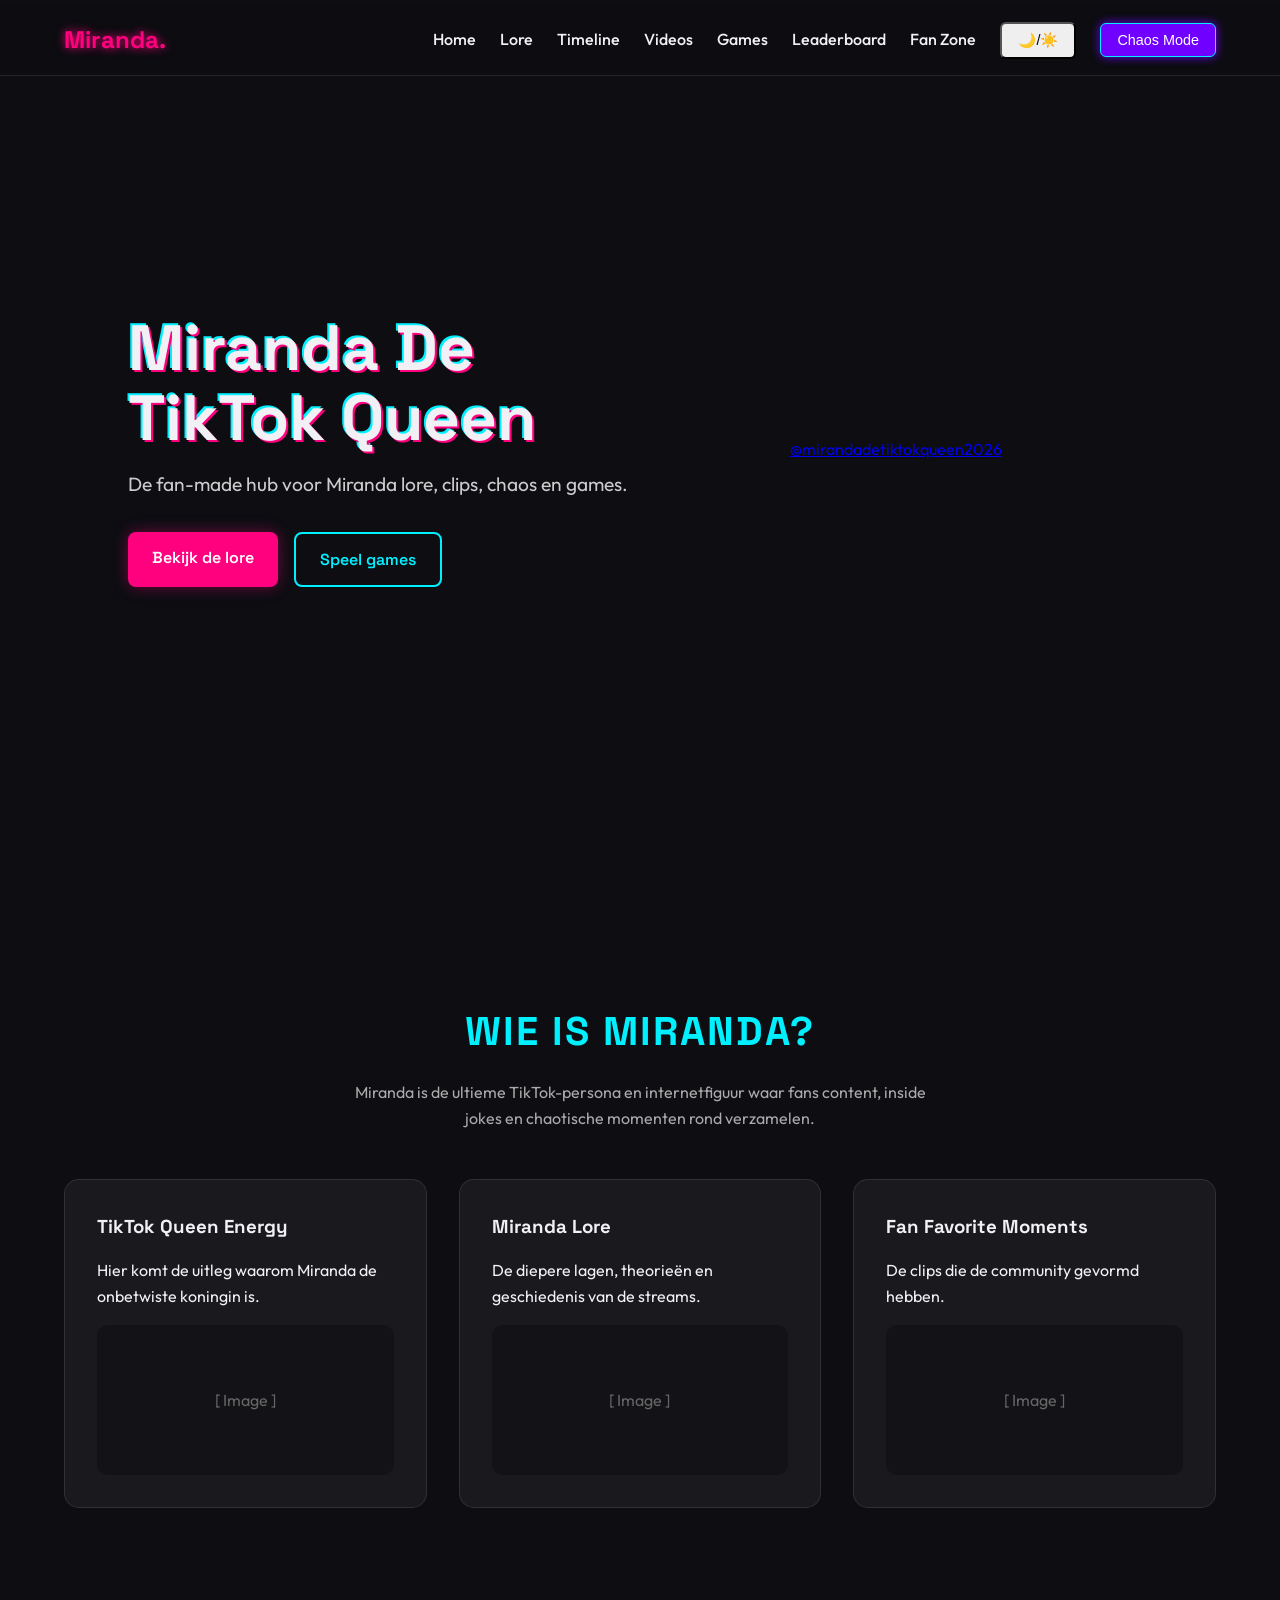
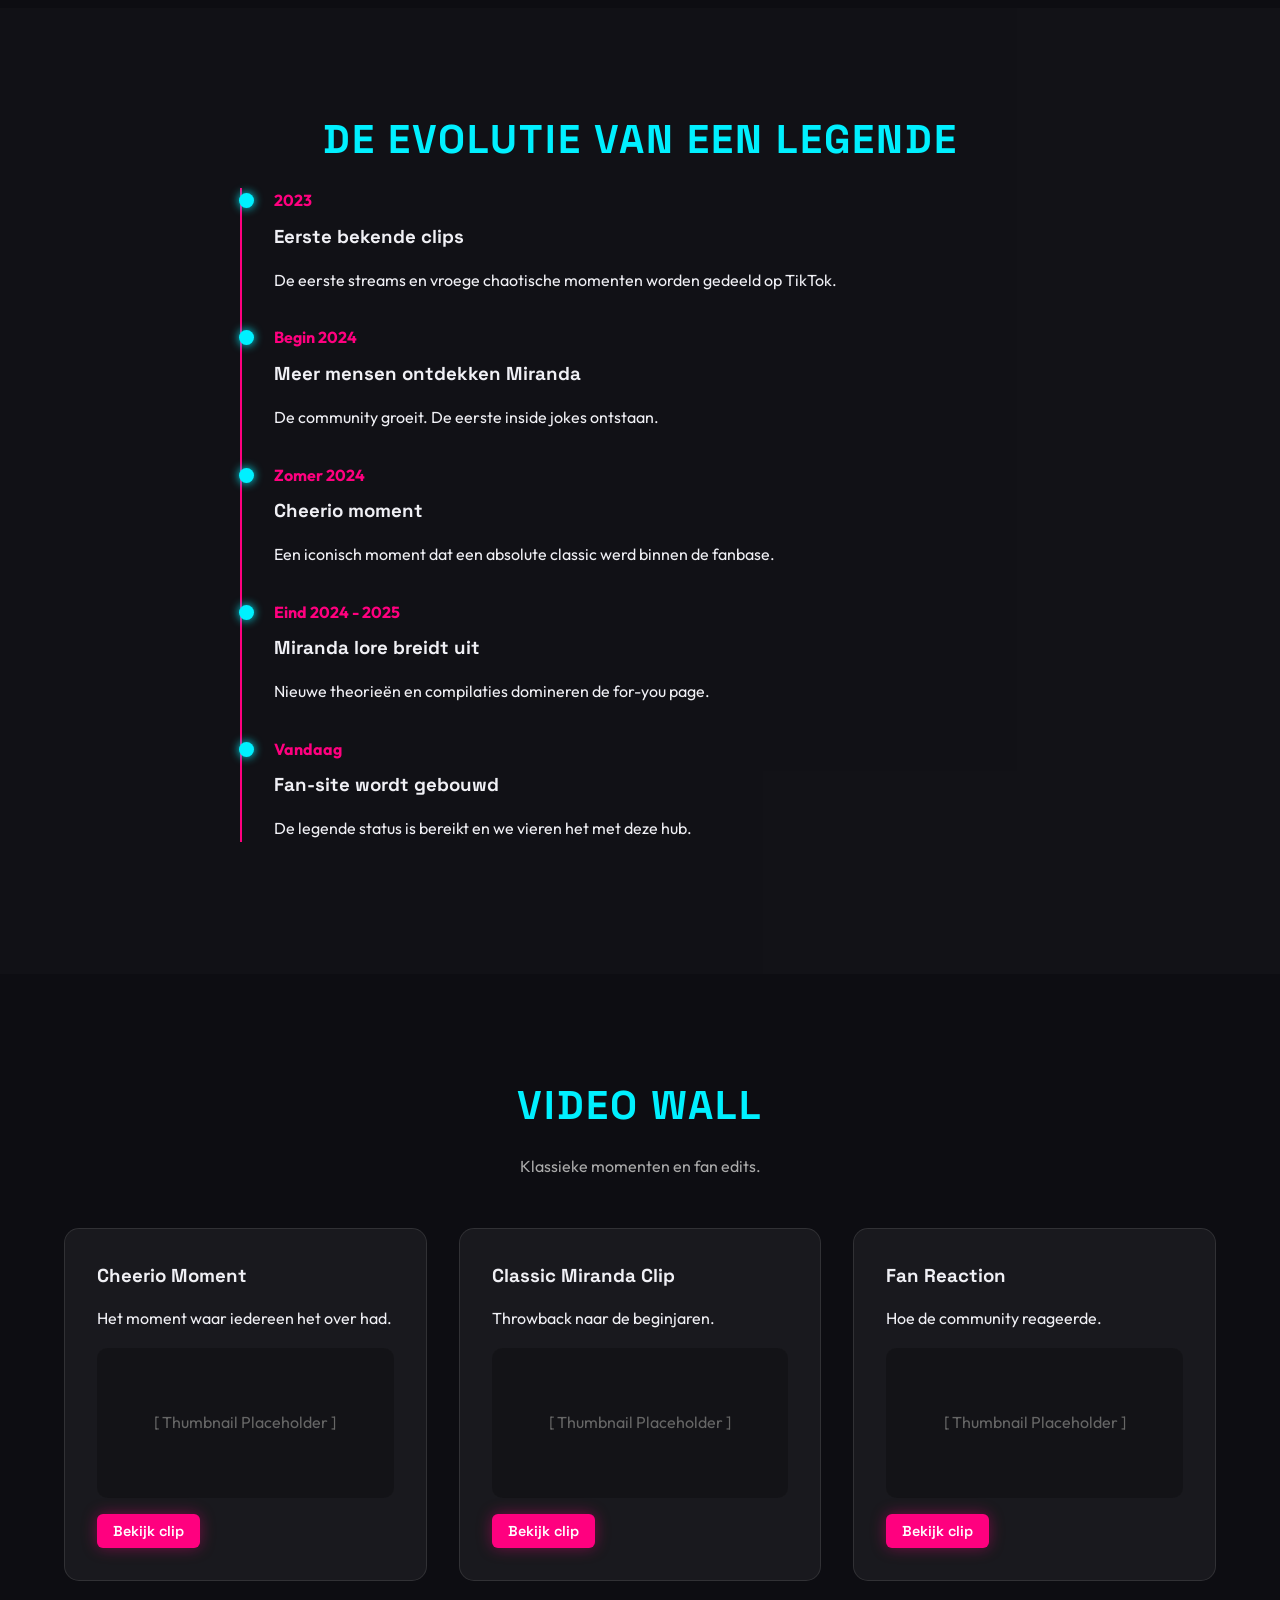
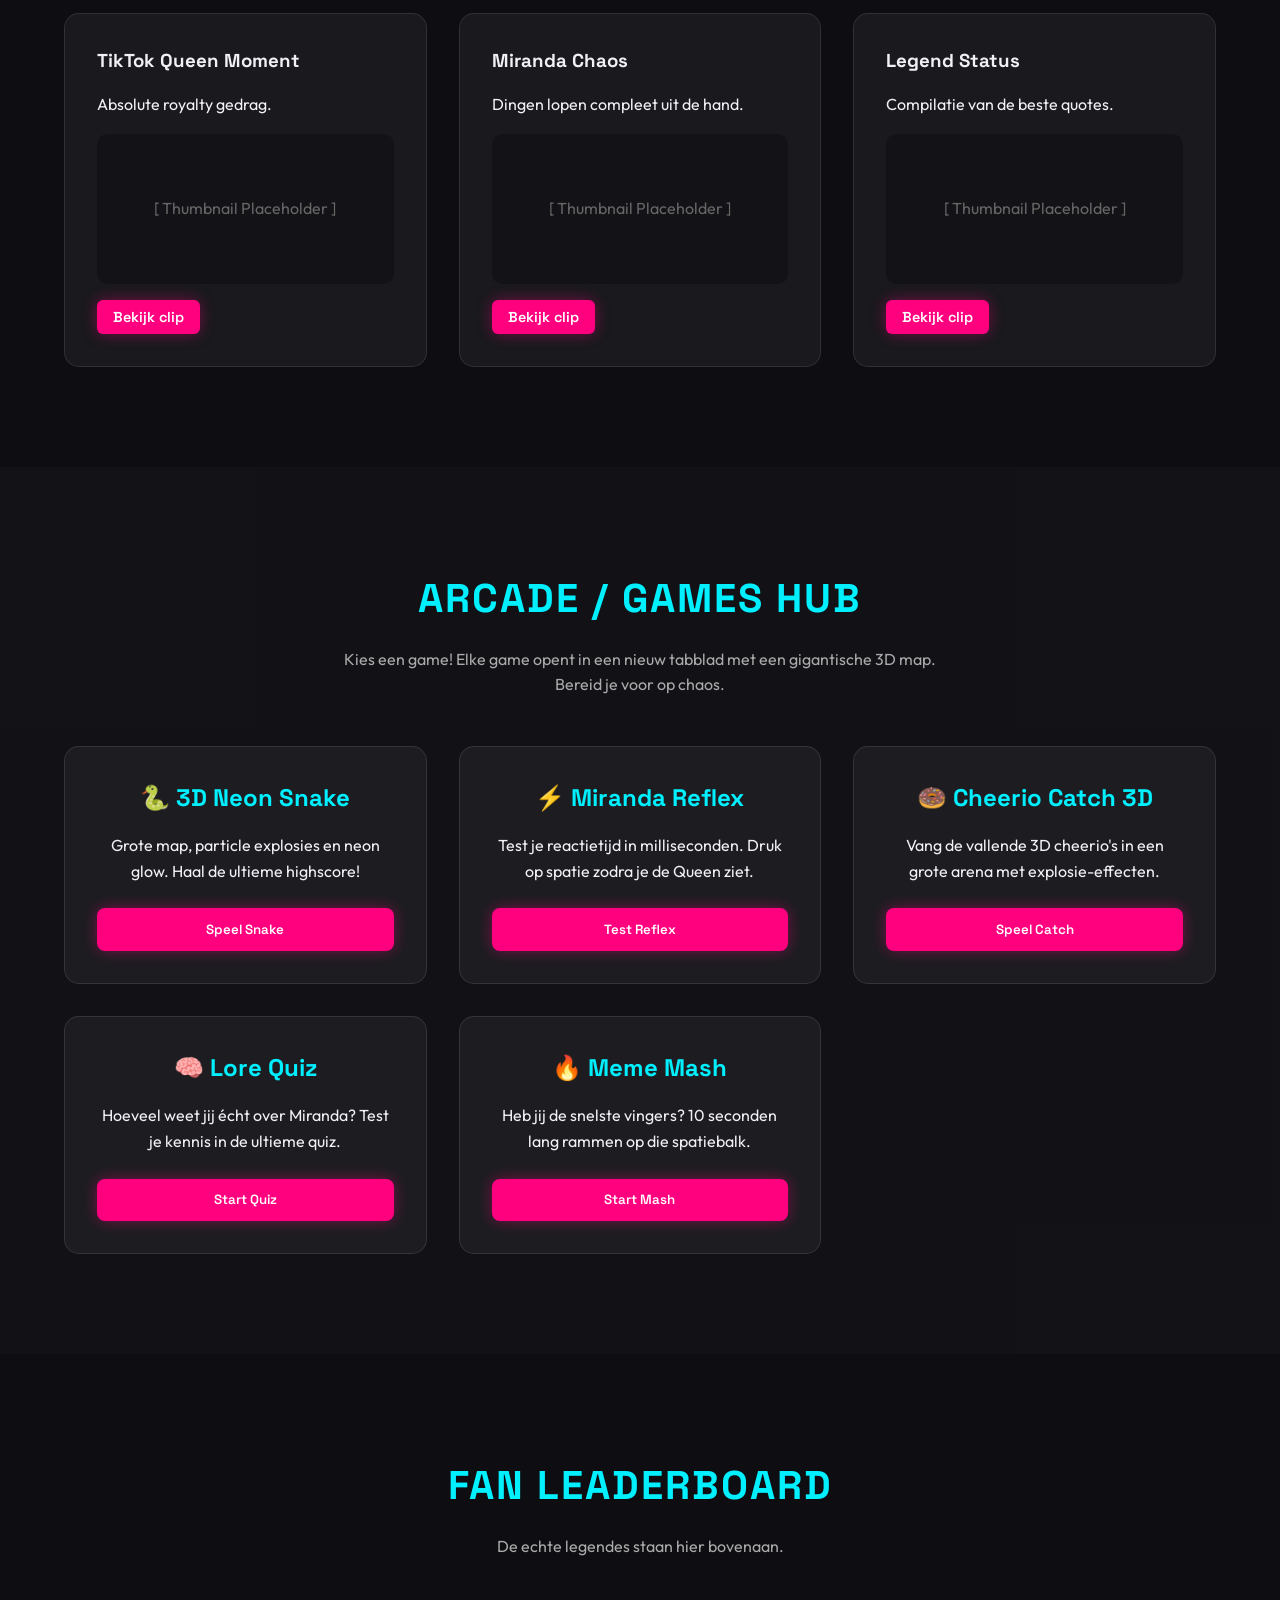
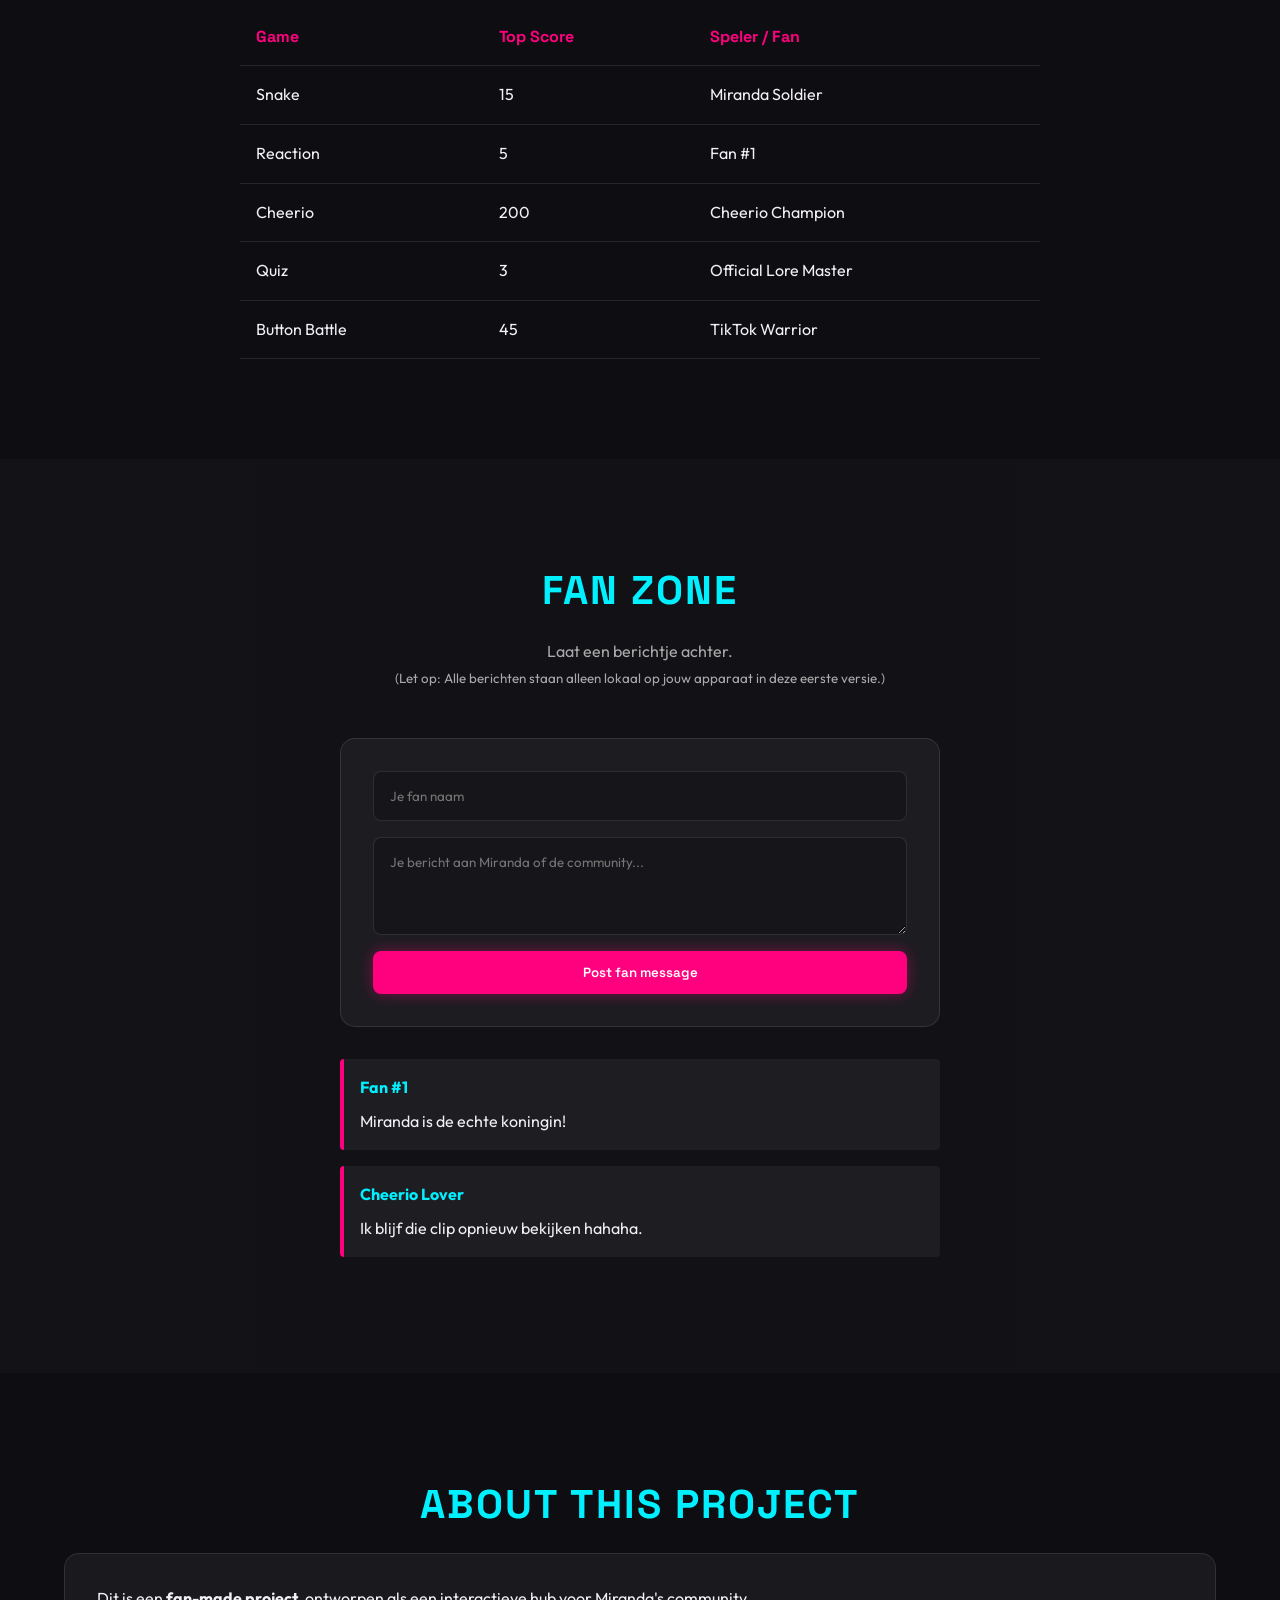
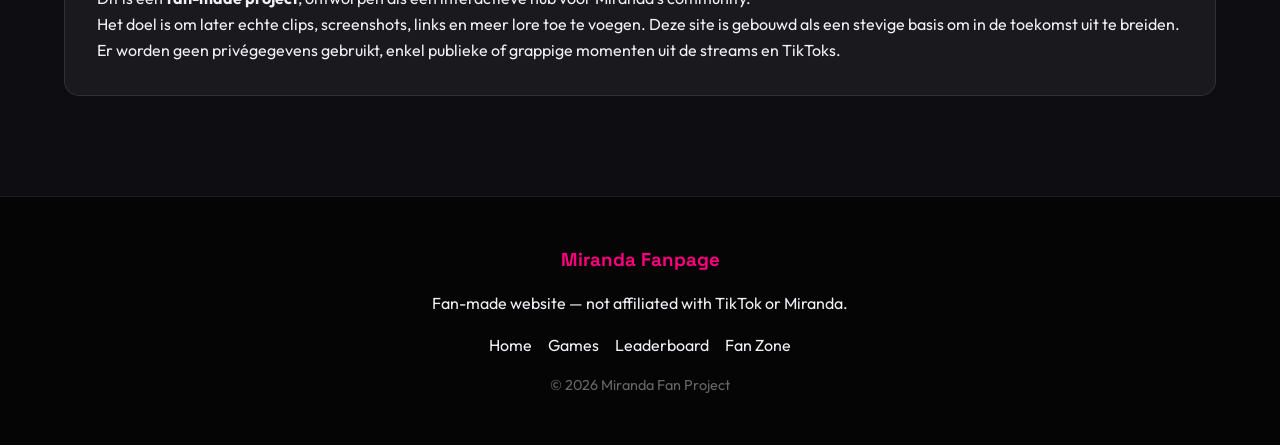
<file: index.html>
<!DOCTYPE html>
<html lang="nl">
<head>
    <meta charset="UTF-8">
    <meta name="viewport" content="width=device-width, initial-scale=1.0">
    <title>Miranda De TikTok Queen</title>
    <link rel="stylesheet" href="css/style.css">
    <link href="https://fonts.googleapis.com/css2?family=Outfit:wght@400;600;800&family=Space+Grotesk:wght@500;700&display=swap" rel="stylesheet">
</head>
<body class="dark-mode">

    <!-- Progress / Legend Meter -->
    <div id="legend-meter-container">
        <div id="legend-meter-fill"></div>
    </div>

    <!-- Navigation -->
    <nav id="navbar">
        <div class="nav-brand">
            <h1 id="brand-title">Miranda.</h1>
        </div>
        <div class="hamburger" id="hamburger">
            <span></span><span></span><span></span>
        </div>
        <ul class="nav-links" id="nav-links">
            <li><a href="#hero">Home</a></li>
            <li><a href="#lore">Lore</a></li>
            <li><a href="#timeline">Timeline</a></li>
            <li><a href="#videowall">Videos</a></li>
            <li><a href="#games">Games</a></li>
            <li><a href="#leaderboard">Leaderboard</a></li>
            <li><a href="#fanzone">Fan Zone</a></li>
            <li><button id="theme-toggle" class="btn-small">🌙/☀️</button></li>
            <li><button id="chaos-toggle" class="btn-small btn-neon">Chaos Mode</button></li>
        </ul>
    </nav>

    <!-- Section 1: Hero -->
    <section id="hero" class="fade-in">
        <div class="hero-content">
            <h1 class="glitch-text" data-text="Miranda De TikTok Queen">Miranda De TikTok Queen</h1>
            <p class="subtitle">De fan-made hub voor Miranda lore, clips, chaos en games.</p>
            <div class="hero-buttons">
                <a href="#lore" class="btn btn-primary">Bekijk de lore</a>
                <a href="#games" class="btn btn-secondary bounce-hover">Speel games</a>
            </div>
        </div>
        <div class="hero-image-placeholder tilt-effect" style="background: none; border: none; box-shadow: none;">
            <blockquote class="tiktok-embed" cite="https://www.tiktok.com/@mirandadetiktokqueen2026/video/7653497809143893280" data-video-id="7653497809143893280" style="max-width: 605px;min-width: 325px;" >
                <section>
                    <a target="_blank" title="@mirandadetiktokqueen2026" href="https://www.tiktok.com/@mirandadetiktokqueen2026?refer=embed">@mirandadetiktokqueen2026</a>
                </section>
            </blockquote>
            <script async src="https://www.tiktok.com/embed.js"></script>
        </div>
    </section>

    <!-- Section 2: Lore -->
    <section id="lore" class="fade-in section-padding">
        <h2 class="section-title">Wie is Miranda?</h2>
        <p class="section-desc">Miranda is de ultieme TikTok-persona en internetfiguur waar fans content, inside jokes en chaotische momenten rond verzamelen.</p>
        
        <div class="cards-container">
            <div class="card neon-card">
                <h3>TikTok Queen Energy</h3>
                <p>Hier komt de uitleg waarom Miranda de onbetwiste koningin is.</p>
                <div class="card-placeholder">[ Image ]</div>
            </div>
            <div class="card neon-card">
                <h3>Miranda Lore</h3>
                <p>De diepere lagen, theorieën en geschiedenis van de streams.</p>
                <div class="card-placeholder">[ Image ]</div>
            </div>
            <div class="card neon-card">
                <h3>Fan Favorite Moments</h3>
                <p>De clips die de community gevormd hebben.</p>
                <div class="card-placeholder">[ Image ]</div>
            </div>
        </div>
    </section>

    <!-- Section 3: Timeline -->
    <section id="timeline" class="fade-in section-padding alt-bg">
        <h2 class="section-title">De Evolutie van een Legende</h2>
        <div class="timeline-container" id="timeline-container">
            <!-- Timeline items injected via data.js -->
        </div>
    </section>

    <!-- Section 4: Video Wall -->
    <section id="videowall" class="fade-in section-padding">
        <h2 class="section-title">Video Wall</h2>
        <p class="section-desc">Klassieke momenten en fan edits.</p>
        <div class="video-grid" id="video-grid">
            <!-- Video cards injected via data.js -->
        </div>
    </section>

    <!-- Section 5: Games Hub -->
    <section id="games" class="fade-in section-padding alt-bg">
        <h2 class="section-title">Arcade / Games Hub</h2>
        <p class="section-desc">Kies een game! Elke game opent in een nieuw tabblad met een gigantische 3D map. Bereid je voor op chaos.</p>
        
        <div class="cards-container">
            <!-- Game 1: Snake -->
            <a href="game-snake.html" target="_blank" class="card neon-card game-link-card">
                <h3>🐍 3D Neon Snake</h3>
                <p>Grote map, particle explosies en neon glow. Haal de ultieme highscore!</p>
                <button class="btn btn-primary w-100 bounce-hover">Speel Snake</button>
            </a>

            <!-- Game 2: Reaction Clicker -->
            <a href="game-reaction.html" target="_blank" class="card neon-card game-link-card">
                <h3>⚡ Miranda Reflex</h3>
                <p>Test je reactietijd in milliseconden. Druk op spatie zodra je de Queen ziet.</p>
                <button class="btn btn-primary w-100 bounce-hover">Test Reflex</button>
            </a>

            <!-- Game 3: Cheerio Catch -->
            <a href="game-catch.html" target="_blank" class="card neon-card game-link-card">
                <h3>🍩 Cheerio Catch 3D</h3>
                <p>Vang de vallende 3D cheerio's in een grote arena met explosie-effecten.</p>
                <button class="btn btn-primary w-100 bounce-hover">Speel Catch</button>
            </a>

            <!-- Game 4: Quiz -->
            <a href="game-quiz.html" target="_blank" class="card neon-card game-link-card">
                <h3>🧠 Lore Quiz</h3>
                <p>Hoeveel weet jij écht over Miranda? Test je kennis in de ultieme quiz.</p>
                <button class="btn btn-primary w-100 bounce-hover">Start Quiz</button>
            </a>

            <!-- Game 5: Button Battle -->
            <a href="game-battle.html" target="_blank" class="card neon-card game-link-card">
                <h3>🔥 Meme Mash</h3>
                <p>Heb jij de snelste vingers? 10 seconden lang rammen op die spatiebalk.</p>
                <button class="btn btn-primary w-100 bounce-hover">Start Mash</button>
            </a>
        </div>
    </section>

    <!-- Section 6: Leaderboard -->
    <section id="leaderboard" class="fade-in section-padding">
        <h2 class="section-title">Fan Leaderboard</h2>
        <p class="section-desc">De echte legendes staan hier bovenaan.</p>
        <div class="leaderboard-table-container">
            <table class="neon-table" id="leaderboard-table">
                <thead>
                    <tr>
                        <th>Game</th>
                        <th>Top Score</th>
                        <th>Speler / Fan</th>
                    </tr>
                </thead>
                <tbody id="leaderboard-body">
                    <!-- Injected via JS -->
                </tbody>
            </table>
        </div>
    </section>

    <!-- Section 7: Fan Zone -->
    <section id="fanzone" class="fade-in section-padding alt-bg">
        <h2 class="section-title">Fan Zone</h2>
        <p class="section-desc">Laat een berichtje achter. <br><small>(Let op: Alle berichten staan alleen lokaal op jouw apparaat in deze eerste versie.)</small></p>
        
        <div class="fanzone-container">
            <div class="fan-form neon-card">
                <input type="text" id="fan-name" placeholder="Je fan naam" maxlength="30">
                <textarea id="fan-message" placeholder="Je bericht aan Miranda of de community..." rows="4"></textarea>
                <button id="btn-post-message" class="btn btn-primary w-100">Post fan message</button>
            </div>
            <div class="fan-messages" id="fan-messages-container">
                <!-- Messages injected via JS -->
            </div>
        </div>
    </section>

    <!-- Section 8: About -->
    <section id="about" class="fade-in section-padding">
        <h2 class="section-title">About This Project</h2>
        <div class="about-content neon-card">
            <p>Dit is een <strong>fan-made project</strong>, ontworpen als een interactieve hub voor Miranda's community.</p>
            <p>Het doel is om later echte clips, screenshots, links en meer lore toe te voegen. Deze site is gebouwd als een stevige basis om in de toekomst uit te breiden. Er worden geen privégegevens gebruikt, enkel publieke of grappige momenten uit de streams en TikToks.</p>
        </div>
    </section>

    <!-- Footer -->
    <footer>
        <div class="footer-content">
            <h3 class="footer-brand">Miranda Fanpage</h3>
            <p>Fan-made website — not affiliated with TikTok or Miranda.</p>
            <div class="footer-links">
                <a href="#hero">Home</a>
                <a href="#games">Games</a>
                <a href="#leaderboard">Leaderboard</a>
                <a href="#fanzone">Fan Zone</a>
            </div>
            <p class="copyright">&copy; 2026 Miranda Fan Project</p>
        </div>
    </footer>

    <!-- Scripts -->
    <script src="js/data.js"></script>
    <script src="js/script.js"></script>
    <script src="js/games.js"></script>
</body>
</html>
</file>
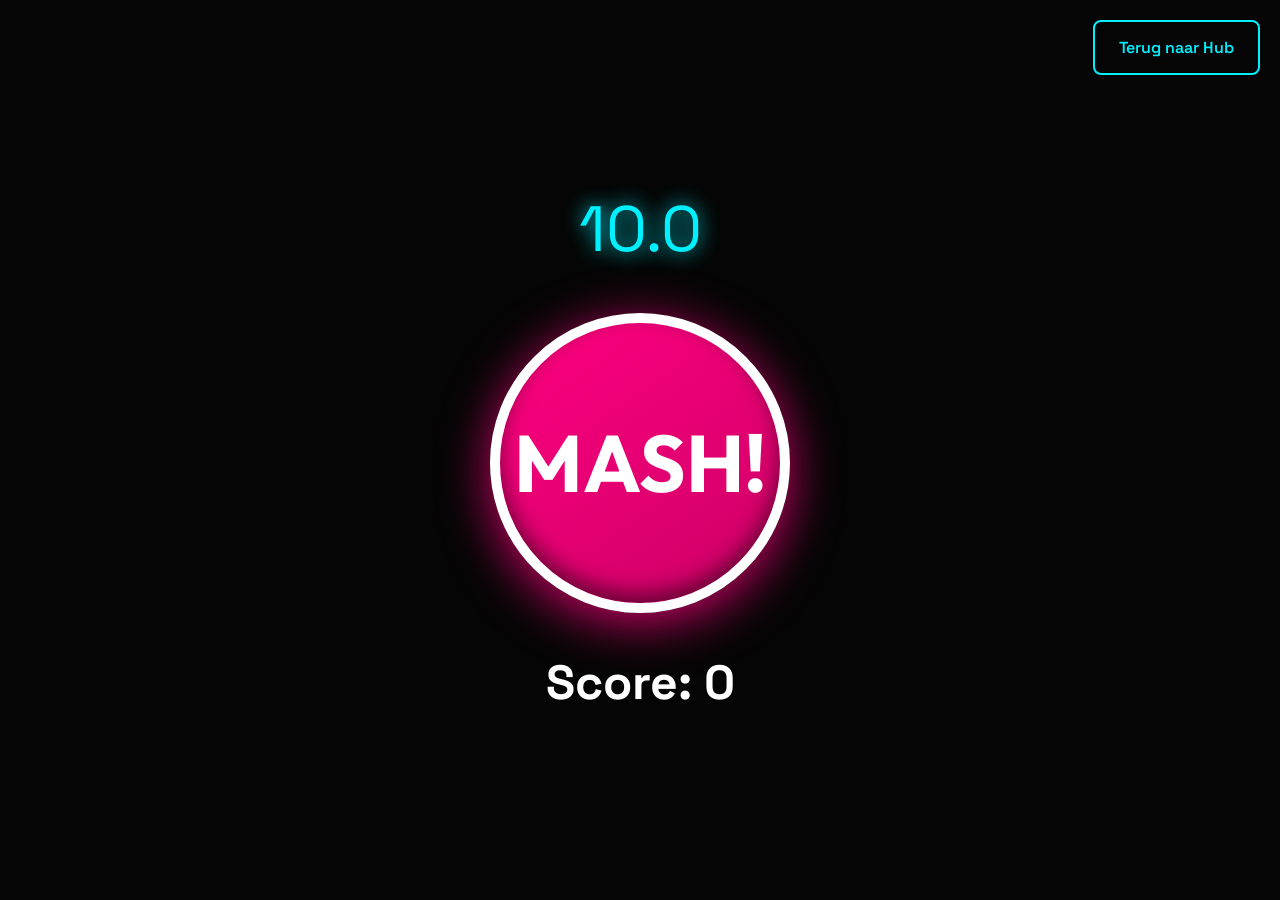
<file: game-battle.html>
<!DOCTYPE html>
<html lang="nl">
<head>
    <meta charset="UTF-8">
    <meta name="viewport" content="width=device-width, initial-scale=1.0">
    <title>🔥 Meme Mash</title>
    <link rel="stylesheet" href="css/style.css">
    <link href="https://fonts.googleapis.com/css2?family=Outfit:wght@400;600;800&family=Space+Grotesk:wght@500;700&display=swap" rel="stylesheet">
    <style>
        body { margin: 0; background: #050505; color: white; display: flex; flex-direction: column; align-items: center; justify-content: center; height: 100vh; overflow: hidden; }
        .back-btn { position: absolute; top: 20px; right: 20px; z-index: 10; }
        .timer { font-size: 4rem; color: var(--secondary-color); font-family: var(--font-heading); margin-bottom: 2rem; text-shadow: 0 0 20px var(--secondary-color); }
        .mash-btn {
            width: 300px; height: 300px; border-radius: 50%;
            background: linear-gradient(145deg, #ff007f, #cc0066);
            border: 10px solid #fff;
            box-shadow: 0 10px 50px rgba(255,0,127,0.8), inset 0 -10px 20px rgba(0,0,0,0.5);
            font-size: 5rem; font-weight: bold; color: white;
            cursor: pointer; display: flex; align-items: center; justify-content: center;
            user-select: none; transition: transform 0.05s;
        }
        .mash-btn:active { transform: scale(0.95); box-shadow: 0 5px 30px rgba(255,0,127,0.8), inset 0 -5px 10px rgba(0,0,0,0.5); }
        .score-display { font-size: 3rem; margin-top: 2rem; color: #fff; }
    </style>
</head>
<body>
    <a href="index.html" class="btn btn-secondary back-btn">Terug naar Hub</a>
    
    <div class="timer" id="timer">10.0</div>
    <div class="mash-btn" id="mash-btn">MASH!</div>
    <div class="score-display">Score: <span id="score">0</span></div>

    <script src="js/game-battle.js"></script>
</body>
</html>
</file>
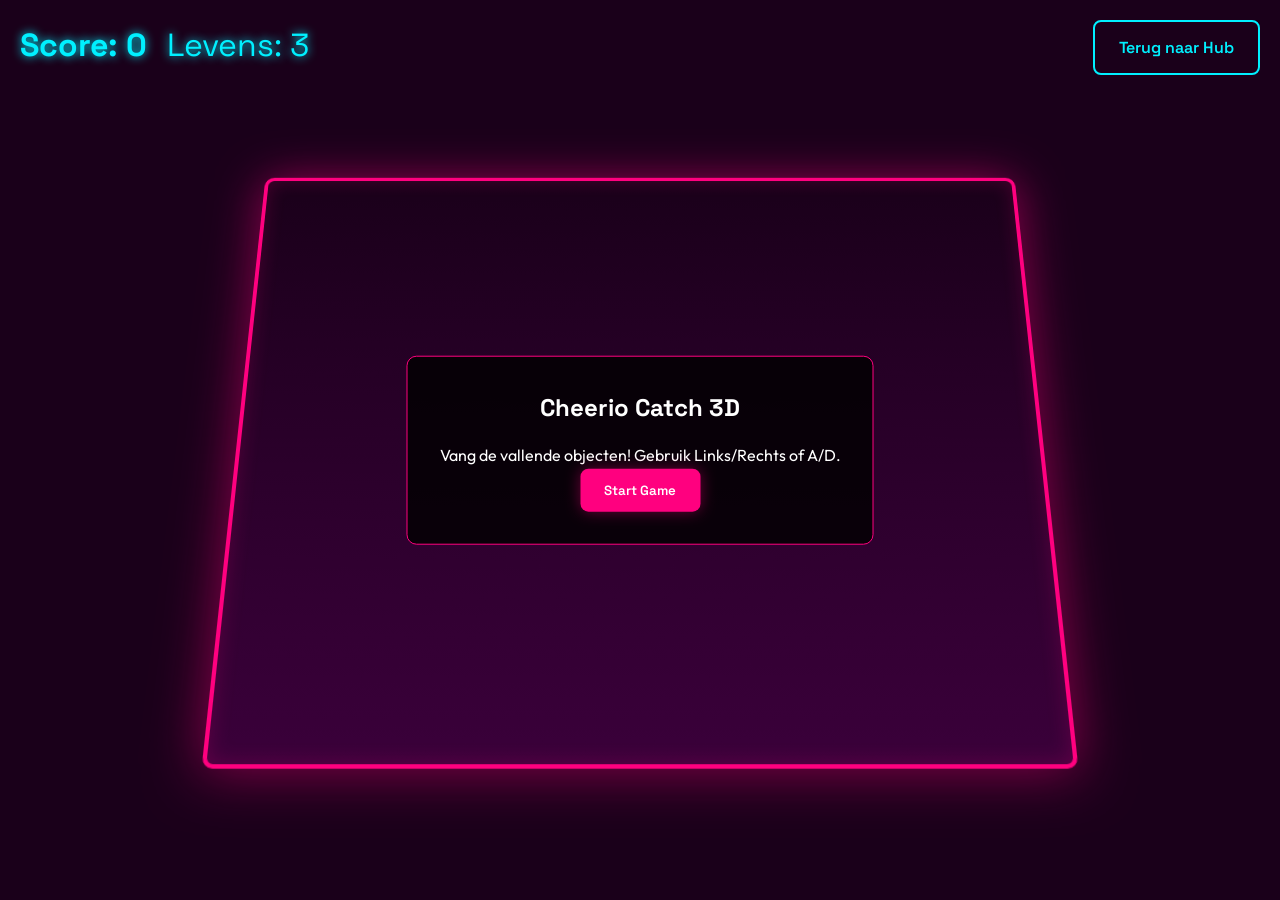
<file: game-catch.html>
<!DOCTYPE html>
<html lang="nl">
<head>
    <meta charset="UTF-8">
    <meta name="viewport" content="width=device-width, initial-scale=1.0">
    <title>🍩 Cheerio Catch 3D</title>
    <link rel="stylesheet" href="css/style.css">
    <link href="https://fonts.googleapis.com/css2?family=Outfit:wght@400;600;800&family=Space+Grotesk:wght@500;700&display=swap" rel="stylesheet">
    <style>
        body { margin: 0; overflow: hidden; background: #1a001a; color: white; display: flex; flex-direction: column; align-items: center; justify-content: center; height: 100vh; }
        .hud { position: absolute; top: 20px; left: 20px; z-index: 10; display:flex; gap:20px;}
        .score-display, .lives-display { font-size: 2rem; font-family: var(--font-heading); color: var(--secondary-color); text-shadow: 0 0 10px var(--secondary-color); }
        .back-btn { position: absolute; top: 20px; right: 20px; z-index: 10; }
        #catchCanvas {
            background: linear-gradient(180deg, #1a001a 0%, #3a003a 100%);
            border: 4px solid var(--primary-color);
            box-shadow: 0 0 50px rgba(255, 0, 127, 0.5), inset 0 0 20px rgba(255, 0, 127, 0.2);
            transform: perspective(1000px) rotateX(15deg);
            border-radius: 10px;
        }
        .start-overlay {
            position: absolute; top: 50%; left: 50%; transform: translate(-50%, -50%);
            background: rgba(0,0,0,0.8); padding: 2rem; border-radius: 10px; border: 1px solid var(--primary-color);
            text-align: center; z-index: 20;
        }
    </style>
</head>
<body>
    <a href="index.html" class="btn btn-secondary back-btn">Terug naar Hub</a>
    <div class="hud">
        <div class="score-display">Score: <span id="score">0</span></div>
        <div class="lives-display">Levens: <span id="lives">3</span></div>
    </div>
    
    <div class="start-overlay" id="start-screen">
        <h2>Cheerio Catch 3D</h2>
        <p>Vang de vallende objecten! Gebruik Links/Rechts of A/D.</p>
        <button class="btn btn-primary" id="btn-start">Start Game</button>
    </div>

    <canvas id="catchCanvas" width="800" height="600"></canvas>

    <script src="js/game-catch.js"></script>
</body>
</html>
</file>
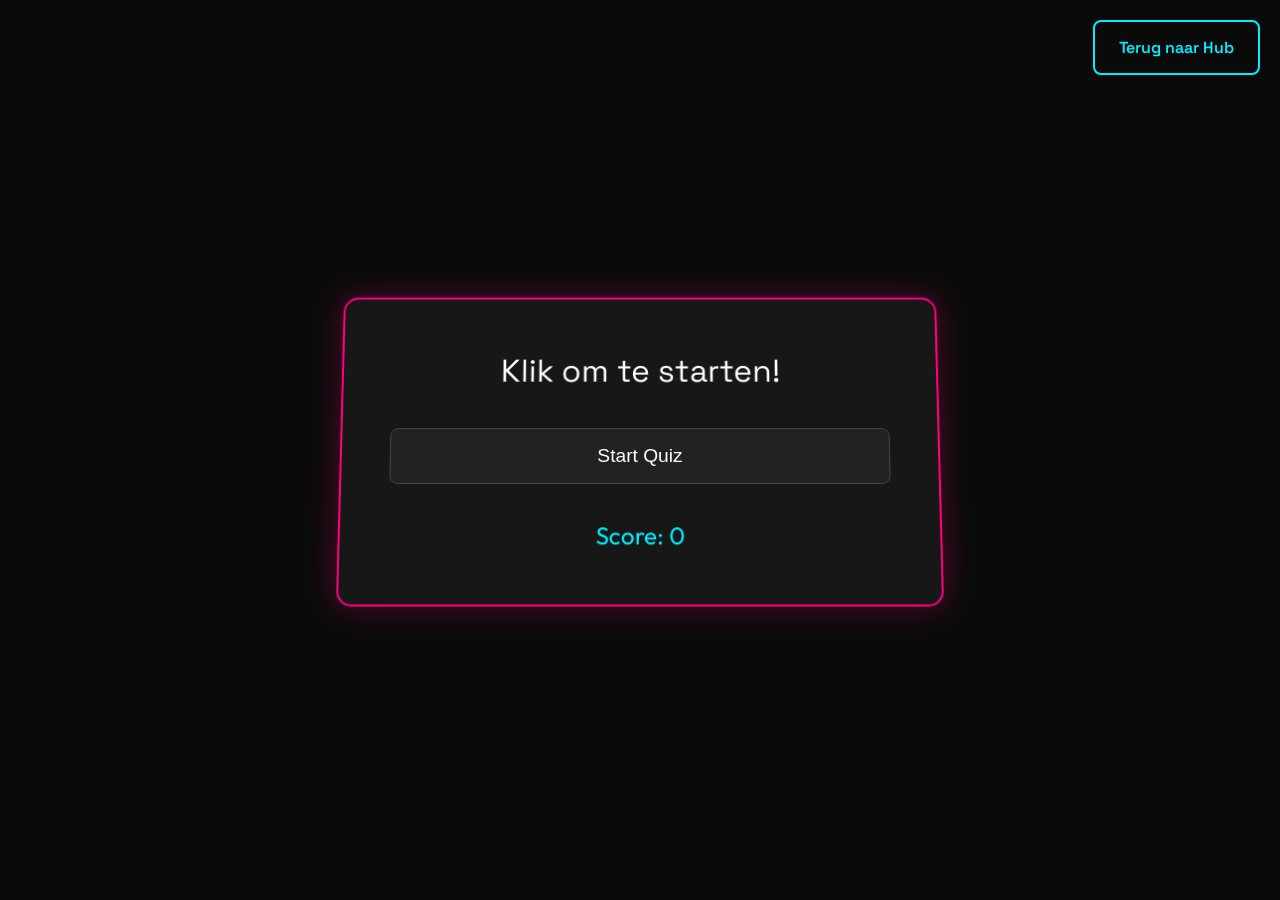
<file: game-quiz.html>
<!DOCTYPE html>
<html lang="nl">
<head>
    <meta charset="UTF-8">
    <meta name="viewport" content="width=device-width, initial-scale=1.0">
    <title>🧠 Lore Quiz</title>
    <link rel="stylesheet" href="css/style.css">
    <link href="https://fonts.googleapis.com/css2?family=Outfit:wght@400;600;800&family=Space+Grotesk:wght@500;700&display=swap" rel="stylesheet">
    <style>
        body { margin: 0; background: #0a0a0a; color: white; display: flex; flex-direction: column; align-items: center; justify-content: center; height: 100vh; overflow: hidden; }
        .back-btn { position: absolute; top: 20px; right: 20px; z-index: 10; }
        .quiz-container {
            width: 80%; max-width: 600px; background: var(--card-bg); border: 2px solid var(--primary-color);
            border-radius: 15px; padding: 3rem; text-align: center;
            box-shadow: 0 0 30px rgba(255,0,127,0.3); transform: perspective(1000px) rotateX(5deg);
        }
        .question { font-size: 2rem; font-family: var(--font-heading); margin-bottom: 2rem; }
        .options { display: flex; flex-direction: column; gap: 1rem; }
        .option-btn {
            background: #222; color: #fff; border: 1px solid #444; padding: 1rem;
            border-radius: 8px; cursor: pointer; font-size: 1.2rem; transition: all 0.2s;
        }
        .option-btn:hover { background: var(--primary-color); border-color: #fff; transform: scale(1.02); }
        .score { font-size: 1.5rem; margin-top: 2rem; color: var(--secondary-color); }
    </style>
</head>
<body>
    <a href="index.html" class="btn btn-secondary back-btn">Terug naar Hub</a>
    
    <div class="quiz-container">
        <div class="question" id="question">Klik om te starten!</div>
        <div class="options" id="options">
            <button class="option-btn" id="btn-start">Start Quiz</button>
        </div>
        <div class="score">Score: <span id="score">0</span></div>
    </div>

    <script src="js/data.js"></script>
    <script src="js/game-quiz.js"></script>
</body>
</html>
</file>
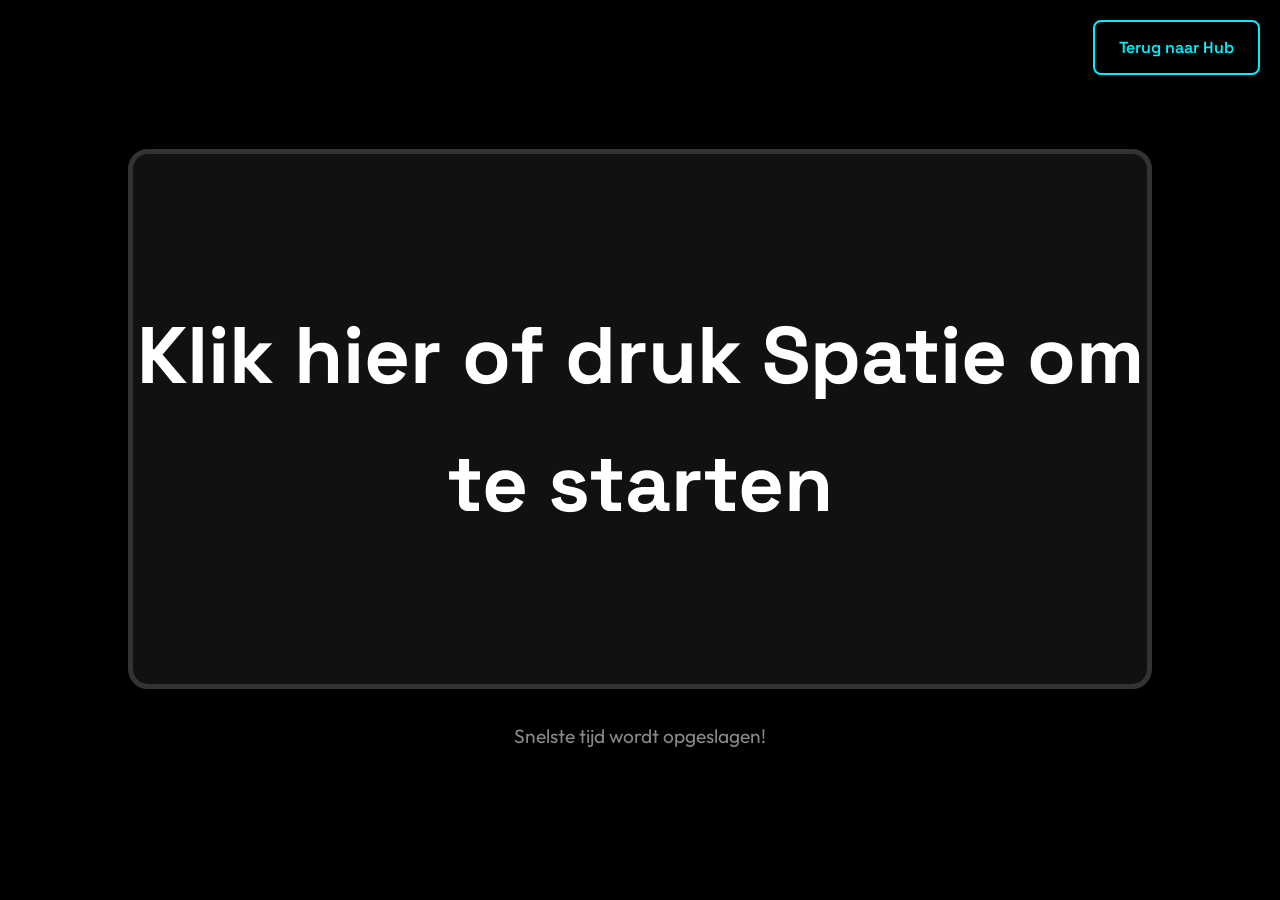
<file: game-reaction.html>
<!DOCTYPE html>
<html lang="nl">
<head>
    <meta charset="UTF-8">
    <meta name="viewport" content="width=device-width, initial-scale=1.0">
    <title>⚡ Miranda Reflex</title>
    <link rel="stylesheet" href="css/style.css">
    <link href="https://fonts.googleapis.com/css2?family=Outfit:wght@400;600;800&family=Space+Grotesk:wght@500;700&display=swap" rel="stylesheet">
    <style>
        body { margin: 0; background: #000; color: white; display: flex; flex-direction: column; align-items: center; justify-content: center; height: 100vh; overflow: hidden; }
        .back-btn { position: absolute; top: 20px; right: 20px; z-index: 10; }
        .reflex-container {
            width: 80%; height: 60%; background: #111; border: 5px solid #333; border-radius: 20px;
            display: flex; flex-direction: column; align-items: center; justify-content: center;
            box-shadow: 0 0 50px rgba(0,0,0,0.8); transition: all 0.1s; cursor: pointer; user-select: none;
        }
        .reflex-container.ready { background: var(--primary-color); border-color: #fff; box-shadow: 0 0 100px var(--primary-color); }
        .reflex-container.wrong { background: #ff0000; border-color: #fff; box-shadow: 0 0 100px #ff0000; }
        .reflex-word { font-size: 5rem; font-family: var(--font-heading); font-weight: bold; text-align: center; }
        .instructions { margin-top: 2rem; color: #888; font-size: 1.2rem; }
    </style>
</head>
<body>
    <a href="index.html" class="btn btn-secondary back-btn">Terug naar Hub</a>
    
    <div class="reflex-container" id="reflex-box">
        <div class="reflex-word" id="reflex-text">Klik hier of druk Spatie om te starten</div>
    </div>
    <div class="instructions">Snelste tijd wordt opgeslagen!</div>

    <script src="js/game-reaction.js"></script>
</body>
</html>
</file>
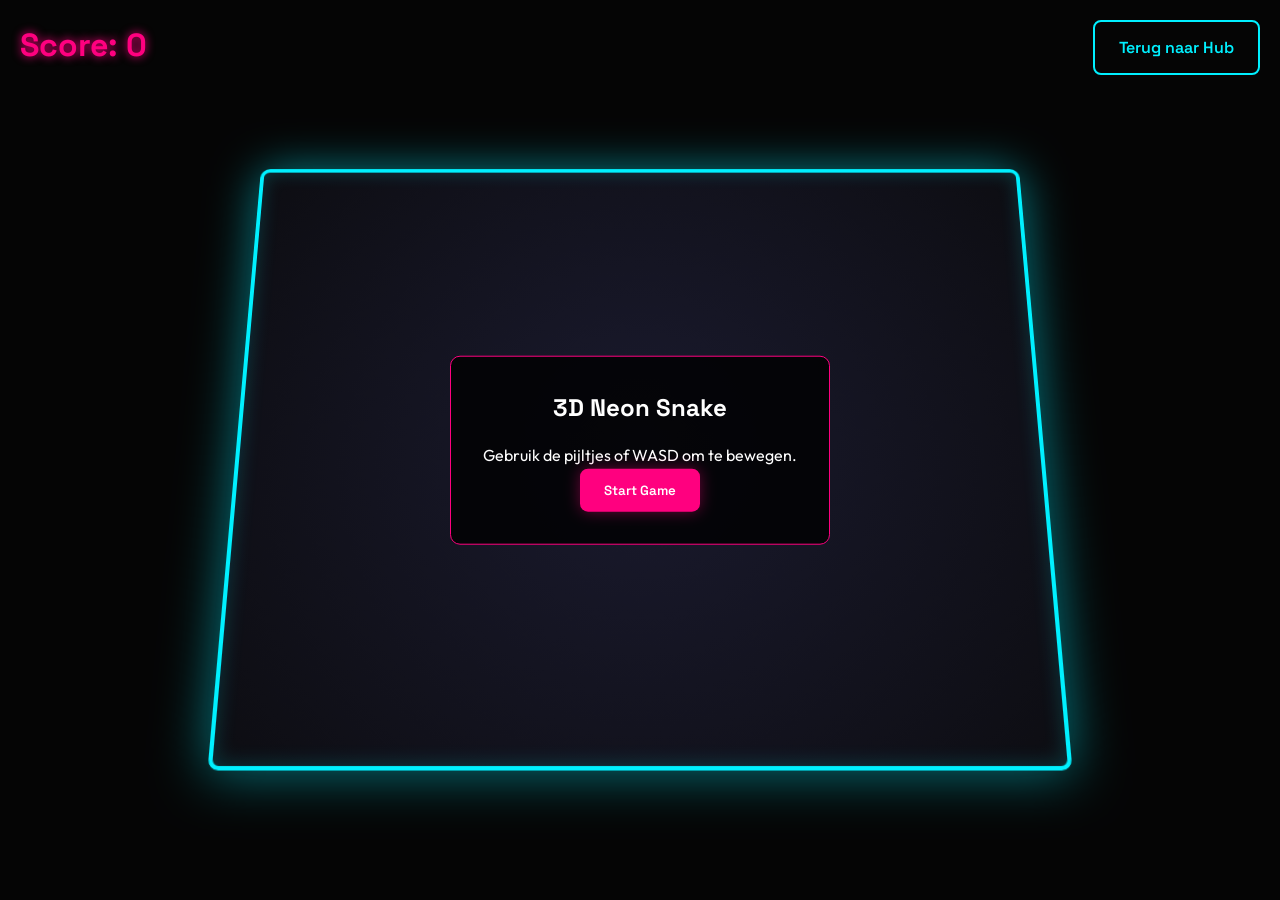
<file: game-snake.html>
<!DOCTYPE html>
<html lang="nl">
<head>
    <meta charset="UTF-8">
    <meta name="viewport" content="width=device-width, initial-scale=1.0">
    <title>3D Neon Snake</title>
    <link rel="stylesheet" href="css/style.css">
    <link href="https://fonts.googleapis.com/css2?family=Outfit:wght@400;600;800&family=Space+Grotesk:wght@500;700&display=swap" rel="stylesheet">
    <style>
        body { margin: 0; overflow: hidden; background: #050505; color: white; display: flex; flex-direction: column; align-items: center; justify-content: center; height: 100vh; }
        .hud { position: absolute; top: 20px; left: 20px; z-index: 10; }
        .score-display { font-size: 2rem; font-family: var(--font-heading); color: var(--primary-color); text-shadow: 0 0 10px var(--primary-color); }
        .back-btn { position: absolute; top: 20px; right: 20px; z-index: 10; }
        #snakeCanvas {
            background: radial-gradient(circle, #1a1a2e 0%, #0d0d12 100%);
            border: 4px solid var(--secondary-color);
            box-shadow: 0 0 50px rgba(0, 240, 255, 0.5), inset 0 0 20px rgba(0, 240, 255, 0.2);
            transform: perspective(800px) rotateX(10deg);
            border-radius: 10px;
        }
        .start-overlay {
            position: absolute; top: 50%; left: 50%; transform: translate(-50%, -50%);
            background: rgba(0,0,0,0.8); padding: 2rem; border-radius: 10px; border: 1px solid var(--primary-color);
            text-align: center; z-index: 20;
        }
    </style>
</head>
<body>
    <a href="index.html" class="btn btn-secondary back-btn">Terug naar Hub</a>
    <div class="hud">
        <div class="score-display">Score: <span id="score">0</span></div>
    </div>
    
    <div class="start-overlay" id="start-screen">
        <h2>3D Neon Snake</h2>
        <p>Gebruik de pijltjes of WASD om te bewegen.</p>
        <button class="btn btn-primary" id="btn-start">Start Game</button>
    </div>

    <canvas id="snakeCanvas" width="800" height="600"></canvas>

    <script src="js/game-snake.js"></script>
</body>
</html>
</file>
<file: css/style.css>
/* Variables */
:root {
    --bg-color: #0d0d12;
    --text-color: #f0f0f5;
    --primary-color: #ff007f;
    --secondary-color: #00f0ff;
    --accent-color: #7000ff;
    --nav-bg: rgba(13, 13, 18, 0.9);
    --card-bg: rgba(255, 255, 255, 0.05);
    --card-border: rgba(255, 255, 255, 0.1);
    --font-main: 'Outfit', sans-serif;
    --font-heading: 'Space Grotesk', sans-serif;
}

body.light-mode {
    --bg-color: #f4f4f9;
    --text-color: #111;
    --primary-color: #e60073;
    --secondary-color: #00b3cc;
    --accent-color: #5500cc;
    --nav-bg: rgba(244, 244, 249, 0.9);
    --card-bg: rgba(0, 0, 0, 0.05);
    --card-border: rgba(0, 0, 0, 0.1);
}

/* Reset */
* {
    box-sizing: border-box;
    margin: 0;
    padding: 0;
}

html {
    scroll-behavior: smooth;
}

body {
    background-color: var(--bg-color);
    color: var(--text-color);
    font-family: var(--font-main);
    line-height: 1.6;
    overflow-x: hidden;
    transition: background-color 0.3s, color 0.3s;
}

/* Legend Meter */
#legend-meter-container {
    position: fixed;
    top: 0;
    left: 0;
    width: 100%;
    height: 5px;
    background: transparent;
    z-index: 10000;
}
#legend-meter-fill {
    height: 100%;
    width: 0%;
    background: linear-gradient(90deg, var(--primary-color), var(--secondary-color));
    transition: width 0.2s ease-out;
}

/* Typography */
h1, h2, h3, h4 {
    font-family: var(--font-heading);
    margin-bottom: 1rem;
}

/* Buttons */
.btn {
    display: inline-block;
    padding: 0.8rem 1.5rem;
    border-radius: 8px;
    text-decoration: none;
    font-weight: 600;
    cursor: pointer;
    border: none;
    transition: all 0.3s ease;
    font-family: var(--font-heading);
    text-align: center;
}
.btn-small {
    padding: 0.5rem 1rem;
    font-size: 0.9rem;
    border-radius: 6px;
    cursor: pointer;
}
.btn-primary {
    background: var(--primary-color);
    color: #fff;
    box-shadow: 0 0 15px rgba(255, 0, 127, 0.4);
}
.btn-primary:hover {
    background: #e60073;
    box-shadow: 0 0 25px rgba(255, 0, 127, 0.7);
    transform: translateY(-2px);
}
.btn-secondary {
    background: transparent;
    color: var(--secondary-color);
    border: 2px solid var(--secondary-color);
}
.btn-secondary:hover {
    background: var(--secondary-color);
    color: #000;
    box-shadow: 0 0 20px rgba(0, 240, 255, 0.5);
}
.btn-neon {
    background: var(--accent-color);
    color: white;
    border: 1px solid var(--secondary-color);
    box-shadow: 0 0 10px var(--accent-color);
}
.w-100 {
    width: 100%;
}

/* Animations */
@keyframes fadeIn {
    from { opacity: 0; transform: translateY(20px); }
    to { opacity: 1; transform: translateY(0); }
}
.fade-in {
    opacity: 0;
    animation: fadeIn 1s forwards;
}

@keyframes bounceHover {
    0%, 100% { transform: translateY(0); }
    50% { transform: translateY(-5px); }
}
.bounce-hover:hover {
    animation: bounceHover 0.5s infinite;
}

.shake {
    animation: shakeAnim 0.5s cubic-bezier(.36,.07,.19,.97) both;
}
@keyframes shakeAnim {
    10%, 90% { transform: translate3d(-1px, 0, 0); }
    20%, 80% { transform: translate3d(2px, 0, 0); }
    30%, 50%, 70% { transform: translate3d(-4px, 0, 0); }
    40%, 60% { transform: translate3d(4px, 0, 0); }
}

.chaos-mode body {
    animation: pulseBg 2s infinite alternate;
}
@keyframes pulseBg {
    from { background-color: var(--bg-color); }
    to { background-color: #1a001a; }
}

/* Navigation */
nav {
    position: fixed;
    top: 5px;
    width: 100%;
    padding: 1rem 5%;
    display: flex;
    justify-content: space-between;
    align-items: center;
    background: var(--nav-bg);
    backdrop-filter: blur(10px);
    z-index: 1000;
    border-bottom: 1px solid var(--card-border);
}
.nav-brand h1 {
    margin: 0;
    color: var(--primary-color);
    font-size: 1.5rem;
    text-shadow: 0 0 10px var(--primary-color);
    cursor: pointer;
}
.nav-links {
    list-style: none;
    display: flex;
    gap: 1.5rem;
    align-items: center;
}
.nav-links a {
    color: var(--text-color);
    text-decoration: none;
    font-weight: 500;
    transition: color 0.3s;
}
.nav-links a:hover {
    color: var(--secondary-color);
}
.hamburger {
    display: none;
    flex-direction: column;
    gap: 5px;
    cursor: pointer;
}
.hamburger span {
    width: 25px;
    height: 3px;
    background: var(--text-color);
    border-radius: 3px;
}

/* Layout Utilities */
.section-padding {
    padding: 100px 5%;
}
.alt-bg {
    background: rgba(255,255,255,0.02);
}
.section-title {
    font-size: 2.5rem;
    text-align: center;
    color: var(--secondary-color);
    text-transform: uppercase;
    letter-spacing: 2px;
}
.section-desc {
    text-align: center;
    max-width: 600px;
    margin: 0 auto 3rem;
    color: #aaa;
}
body.light-mode .section-desc { color: #555; }

/* Hero */
#hero {
    height: 100vh;
    display: flex;
    align-items: center;
    justify-content: space-between;
    padding: 0 10%;
    position: relative;
    overflow: hidden;
}
.hero-content {
    max-width: 50%;
    z-index: 2;
}
.glitch-text {
    font-size: 4rem;
    line-height: 1.1;
    margin-bottom: 1rem;
    color: var(--text-color);
    text-shadow: 2px 2px var(--primary-color), -2px -2px var(--secondary-color);
}
.subtitle {
    font-size: 1.2rem;
    margin-bottom: 2rem;
    color: #ccc;
}
body.light-mode .subtitle { color: #444; }
.hero-buttons {
    display: flex;
    gap: 1rem;
}
.hero-image-placeholder {
    width: 400px;
    height: 500px;
    background: linear-gradient(135deg, var(--card-bg), var(--accent-color));
    border-radius: 20px;
    border: 2px solid var(--primary-color);
    display: flex;
    align-items: center;
    justify-content: center;
    box-shadow: 0 0 30px rgba(255, 0, 127, 0.3);
    z-index: 2;
}
.placeholder-content {
    color: rgba(255,255,255,0.7);
    font-weight: bold;
}

/* Cards */
.cards-container {
    display: grid;
    grid-template-columns: repeat(auto-fit, minmax(300px, 1fr));
    gap: 2rem;
}
.neon-card {
    background: var(--card-bg);
    border: 1px solid var(--card-border);
    border-radius: 15px;
    padding: 2rem;
    transition: transform 0.3s, box-shadow 0.3s;
}
.neon-card:hover {
    transform: translateY(-5px);
    box-shadow: 0 0 20px rgba(0, 240, 255, 0.2);
    border-color: var(--secondary-color);
}
.card-placeholder {
    height: 150px;
    background: rgba(0,0,0,0.2);
    border-radius: 10px;
    margin-top: 1rem;
    display: flex;
    align-items: center;
    justify-content: center;
    color: #666;
}

/* Timeline */
.timeline-container {
    max-width: 800px;
    margin: 0 auto;
    border-left: 2px solid var(--primary-color);
    padding-left: 2rem;
}
.timeline-item {
    margin-bottom: 2rem;
    position: relative;
}
.timeline-item::before {
    content: '';
    position: absolute;
    left: -35px;
    top: 5px;
    width: 15px;
    height: 15px;
    background: var(--secondary-color);
    border-radius: 50%;
    box-shadow: 0 0 10px var(--secondary-color);
}
.timeline-date {
    font-weight: bold;
    color: var(--primary-color);
    margin-bottom: 0.5rem;
}

/* Video Wall */
.video-grid {
    display: grid;
    grid-template-columns: repeat(auto-fit, minmax(280px, 1fr));
    gap: 2rem;
}

/* Games Hub */
.games-container {
    display: grid;
    grid-template-columns: repeat(auto-fit, minmax(350px, 1fr));
    gap: 2rem;
}
.game-card {
    display: flex;
    flex-direction: column;
}
.game-area {
    background: #000;
    border: 2px solid #333;
    border-radius: 10px;
    margin: 1rem 0;
    min-height: 200px;
    display: flex;
    align-items: center;
    justify-content: center;
    position: relative;
    overflow: hidden;
}
body.light-mode .game-area { background: #fff; border-color: #ddd; }
canvas {
    background: #111;
    max-width: 100%;
}
.game-controls {
    display: flex;
    justify-content: space-between;
    align-items: center;
    margin-top: auto;
}
.score-display {
    font-family: var(--font-heading);
    font-weight: bold;
    color: var(--secondary-color);
}

/* Specific Games */
.reaction-area {
    font-size: 2rem;
    font-weight: bold;
    color: #fff;
    cursor: pointer;
}
body.light-mode .reaction-area { color: #000; }
.quiz-area {
    flex-direction: column;
    padding: 1rem;
    text-align: center;
}
.quiz-options {
    display: flex;
    flex-direction: column;
    gap: 0.5rem;
    width: 100%;
    margin-top: 1rem;
}
.quiz-options button {
    background: var(--card-bg);
    border: 1px solid var(--card-border);
    color: var(--text-color);
    padding: 0.5rem;
    border-radius: 5px;
    cursor: pointer;
    transition: background 0.2s;
}
.quiz-options button:hover {
    background: var(--primary-color);
}
.battle-area {
    flex-direction: row;
    justify-content: space-around;
    align-items: center;
}
.battle-player {
    text-align: center;
}
.battle-score {
    font-size: 3rem;
    font-weight: bold;
    color: var(--primary-color);
}
.timer-display {
    font-size: 2rem;
    font-weight: bold;
    color: var(--secondary-color);
}

/* Leaderboard */
.leaderboard-table-container {
    max-width: 800px;
    margin: 0 auto;
    overflow-x: auto;
}
.neon-table {
    width: 100%;
    border-collapse: collapse;
}
.neon-table th, .neon-table td {
    padding: 1rem;
    text-align: left;
    border-bottom: 1px solid var(--card-border);
}
.neon-table th {
    color: var(--primary-color);
    font-family: var(--font-heading);
}
.neon-table tbody tr:hover {
    background: rgba(255,255,255,0.05);
}

/* Fan Zone */
.fanzone-container {
    max-width: 600px;
    margin: 0 auto;
}
.fan-form {
    display: flex;
    flex-direction: column;
    gap: 1rem;
    margin-bottom: 2rem;
}
.fan-form input, .fan-form textarea {
    width: 100%;
    padding: 1rem;
    background: rgba(0,0,0,0.2);
    border: 1px solid var(--card-border);
    border-radius: 8px;
    color: var(--text-color);
    font-family: var(--font-main);
}
.fan-form input:focus, .fan-form textarea:focus {
    outline: none;
    border-color: var(--secondary-color);
}
body.light-mode .fan-form input, body.light-mode .fan-form textarea {
    background: rgba(255,255,255,0.5);
}
.fan-message-card {
    background: var(--card-bg);
    border-left: 4px solid var(--primary-color);
    padding: 1rem;
    margin-bottom: 1rem;
    border-radius: 4px;
}
.fan-message-name {
    font-weight: bold;
    color: var(--secondary-color);
    margin-bottom: 0.5rem;
}

/* Footer */
footer {
    text-align: center;
    padding: 3rem 5%;
    background: #050505;
    border-top: 1px solid var(--card-border);
}
body.light-mode footer { background: #e0e0e0; }
.footer-brand {
    color: var(--primary-color);
    margin-bottom: 1rem;
}
.footer-links {
    margin: 1rem 0;
    display: flex;
    justify-content: center;
    gap: 1rem;
}
.footer-links a {
    color: var(--text-color);
    text-decoration: none;
}
.footer-links a:hover { color: var(--secondary-color); }
.copyright { color: #666; font-size: 0.9rem; }

/* Responsive */
@media (max-width: 768px) {
    .nav-links {
        display: none;
        flex-direction: column;
        position: absolute;
        top: 100%;
        left: 0;
        width: 100%;
        background: var(--nav-bg);
        padding: 1rem 0;
    }
    .nav-links.active { display: flex; }
    .hamburger { display: flex; }
    
    #hero {
        flex-direction: column;
        justify-content: center;
        text-align: center;
        padding-top: 80px;
    }
    .hero-content {
        max-width: 100%;
        margin-bottom: 2rem;
    }
    .hero-buttons {
        justify-content: center;
    }
    .hero-image-placeholder {
        width: 100%;
        max-width: 300px;
        height: 300px;
    }
    .glitch-text { font-size: 2.5rem; }
}
.game-link-card {
    text-align: center;
    text-decoration: none;
    display: flex;
    flex-direction: column;
    justify-content: space-between;
}
.game-link-card h3 {
    font-size: 1.5rem;
    color: var(--secondary-color);
}
.game-link-card p {
    color: var(--text-color);
    margin-bottom: 1.5rem;
}
</file>
